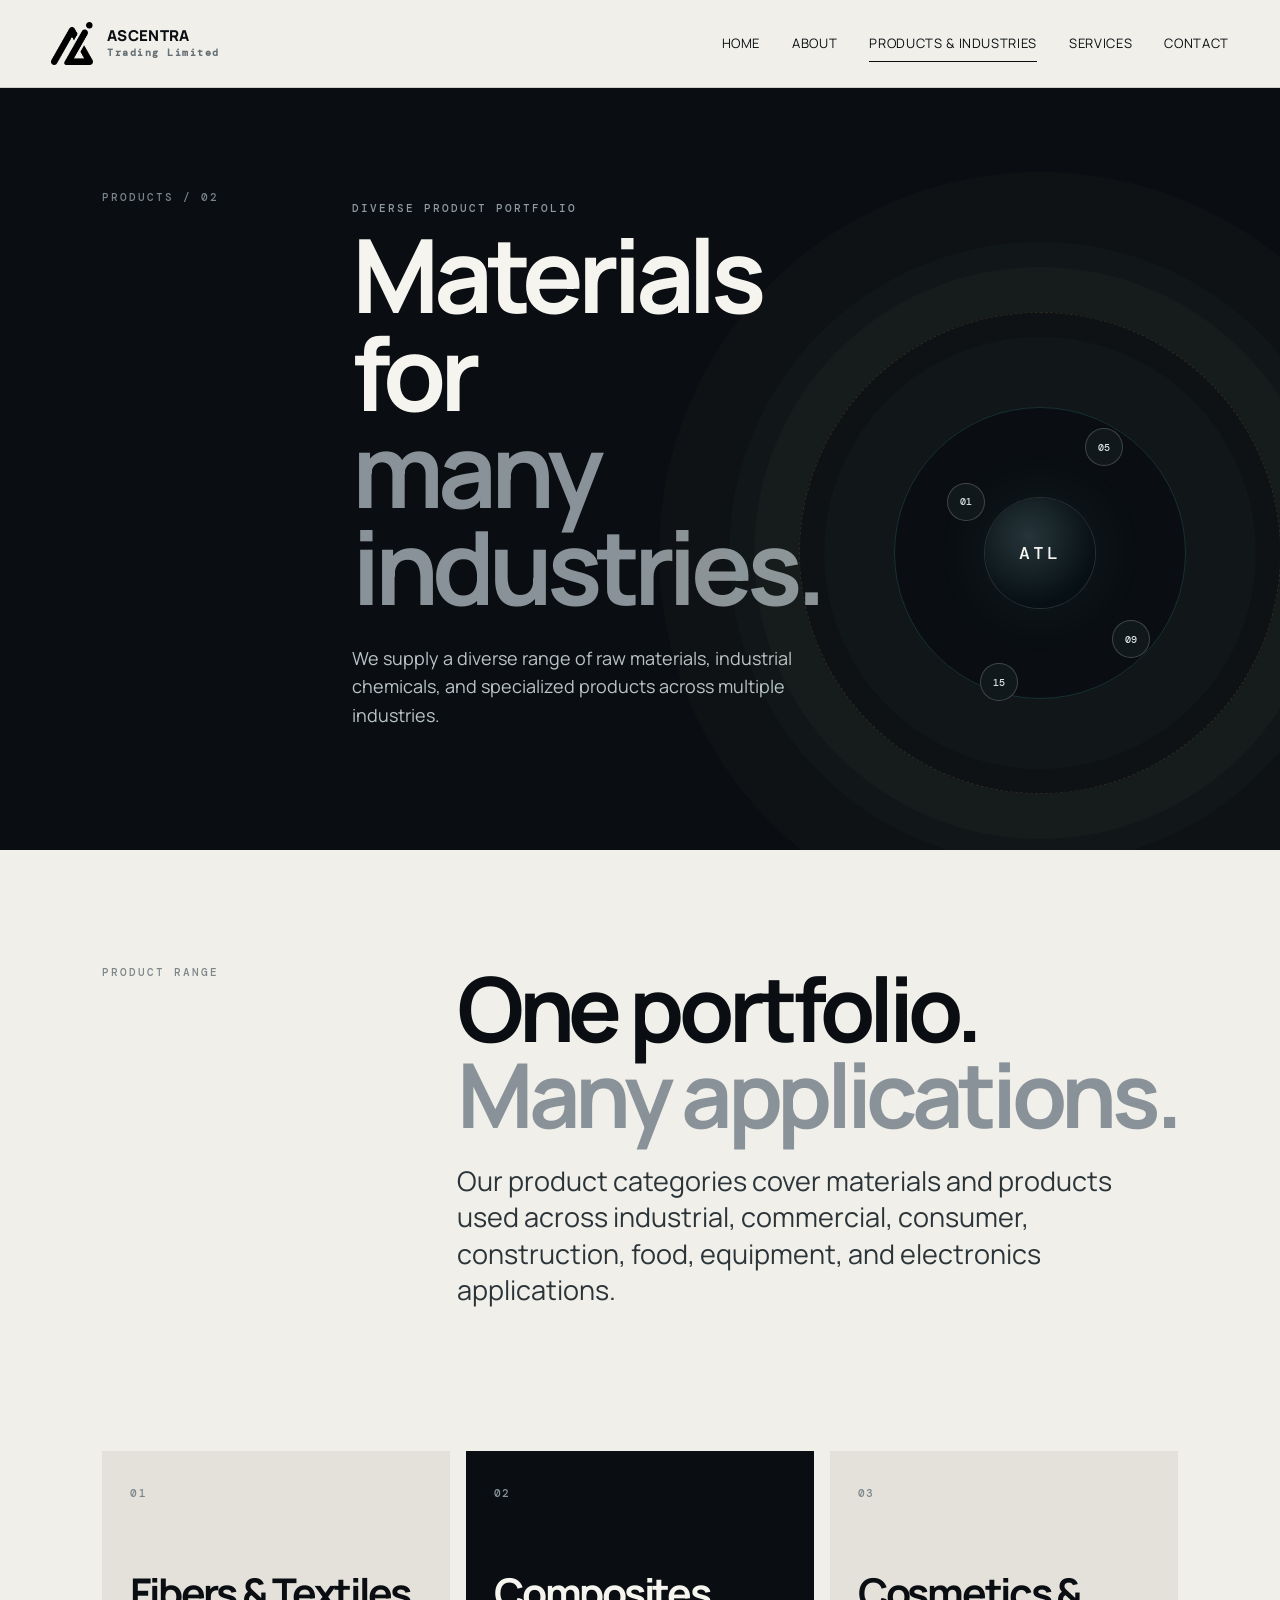
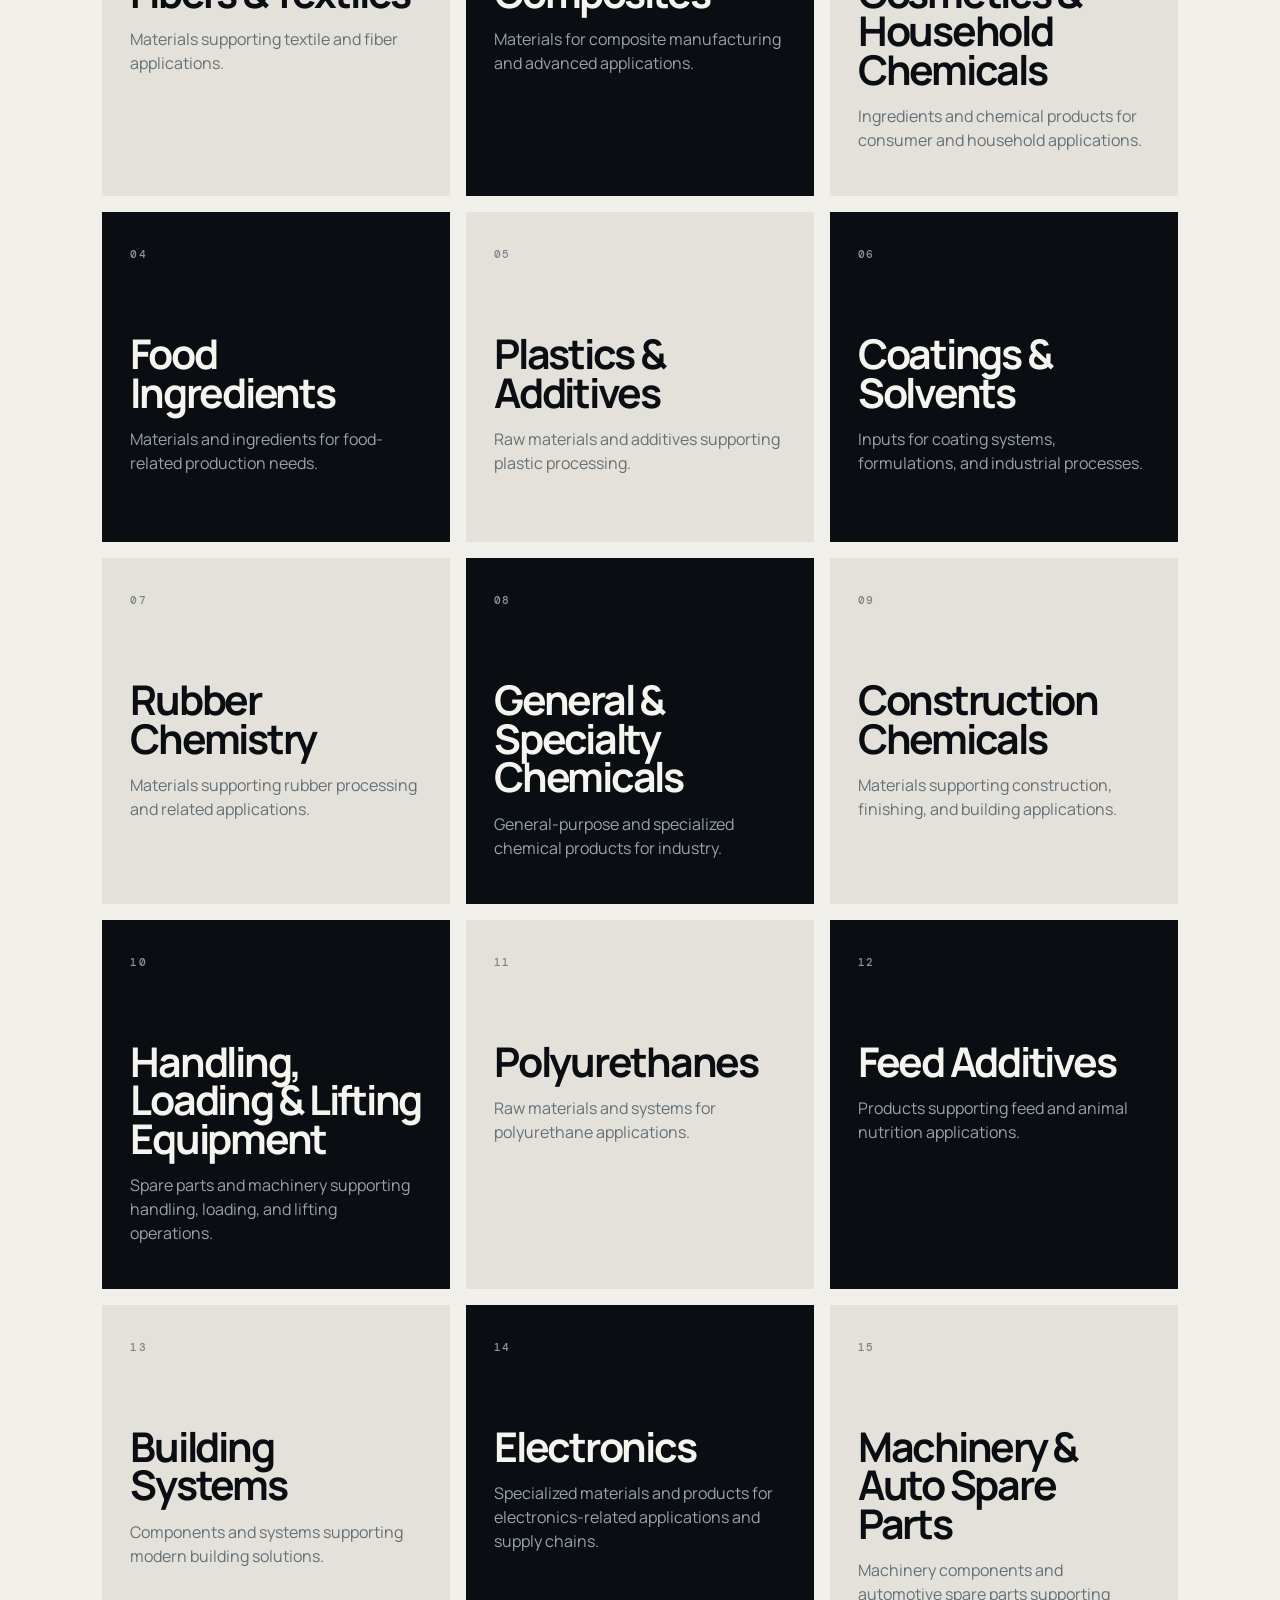
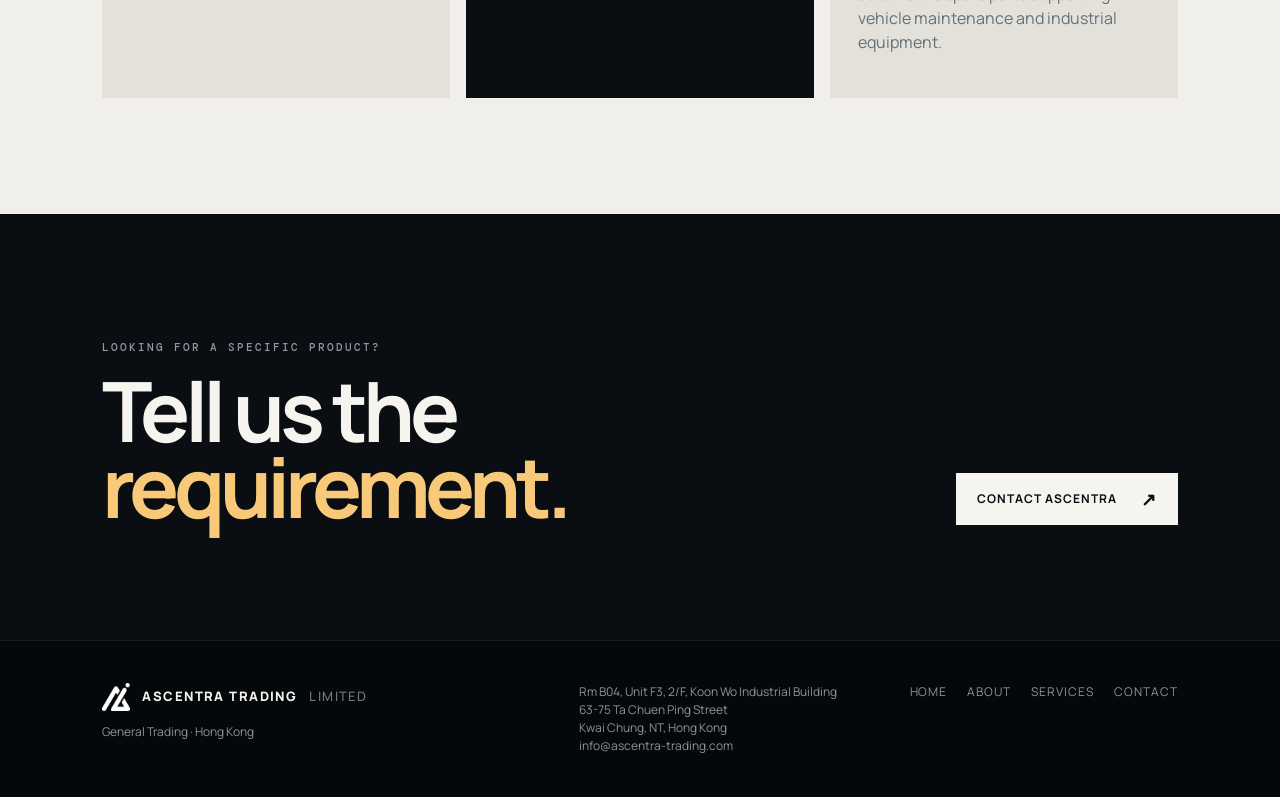
<file: products.html>
<!doctype html>
<html lang="en">
<head><meta charset="utf-8"><meta name="viewport" content="width=device-width, initial-scale=1"><meta name="description" content="Products and industries served by ASCENTRA Trading Limited, including chemicals, materials, food ingredients, handling and lifting equipment, machinery and auto spare parts, electronics and specialized products."><meta name="theme-color" content="#071014"><title>Products &amp; Industries | ASCENTRA Trading Limited</title><link rel="icon" href="assets/favicon.ico" sizes="any"><link rel="icon" type="image/png" sizes="32x32" href="assets/favicon-32.png"><link rel="icon" type="image/png" sizes="192x192" href="assets/favicon-192.png"><link rel="apple-touch-icon" href="assets/apple-touch-icon.png"><link rel="stylesheet" href="css/site.css"><link rel="canonical" href="https://ascentra-trading.com/products"><meta property="og:type" content="website"><meta property="og:site_name" content="ASCENTRA Trading Limited"><meta property="og:title" content="Products &amp; Industries | ASCENTRA Trading Limited"><meta property="og:description" content="Products and industries served by ASCENTRA Trading Limited, including chemicals, materials, food ingredients, handling and lifting equipment, machinery and auto spare parts, electronics and specialized products."><meta property="og:url" content="https://ascentra-trading.com/products"><meta property="og:image" content="https://ascentra-trading.com/assets/og-image.jpg"><meta property="og:image:width" content="1200"><meta property="og:image:height" content="630"><meta name="twitter:card" content="summary_large_image"><meta name="twitter:title" content="Products &amp; Industries | ASCENTRA Trading Limited"><meta name="twitter:description" content="Products and industries served by ASCENTRA Trading Limited, including chemicals, materials, food ingredients, handling and lifting equipment, machinery and auto spare parts, electronics and specialized products."><meta name="twitter:image" content="https://ascentra-trading.com/assets/og-image.jpg"><script type="application/ld+json">{"@context":"https://schema.org","@type":"Organization","name":"ASCENTRA Trading Limited","url":"https://ascentra-trading.com/","logo":"https://ascentra-trading.com/assets/logo-icon.png","image":"https://ascentra-trading.com/assets/og-image.jpg","description":"ASCENTRA Trading Limited is a Hong Kong-based general trading company supplying raw materials, industrial chemicals, and specialized products to businesses worldwide.","email":"info@ascentra-trading.com","address":{"@type":"PostalAddress","streetAddress":"Rm B04, Unit F3, 2/F, Koon Wo Industrial Building, 63-75 Ta Chuen Ping Street","addressLocality":"Kwai Chung","addressRegion":"New Territories","addressCountry":"HK"}}</script></head>
<body>
<header class="site-header"><a class="brand" href="/" aria-label="ASCENTRA Trading Limited home"><img class="brand-mark" src="assets/logo-icon.png" alt="ASCENTRA Trading Limited"><span class="brand-text">ASCENTRA<small>Trading Limited</small></span></a><button class="menu-toggle" aria-label="Open navigation" aria-expanded="false"><span></span><span></span></button><nav class="site-nav"><a href="/">Home</a><a href="/about">About</a><a class="active" href="/products">Products &amp; Industries</a><a href="/services">Services</a><a href="/contact">Contact</a></nav></header>
<main>
<section class="page-hero product-hero"><div class="section-tag">PRODUCTS / 02</div><div><p class="eyebrow">DIVERSE PRODUCT PORTFOLIO</p><h1 class="display-title reveal">Materials for<br><span>many industries.</span></h1><p class="hero-page-lede reveal">We supply a diverse range of raw materials, industrial chemicals, and specialized products across multiple industries.</p></div><div class="portfolio-art" aria-hidden="true"><div class="portfolio-core">ATL</div><span class="portfolio-node pn1">01</span><span class="portfolio-node pn2">05</span><span class="portfolio-node pn3">09</span><span class="portfolio-node pn4">15</span></div></section>
<section class="section portfolio-intro"><div class="section-tag">PRODUCT RANGE</div><div class="portfolio-intro-copy"><h2 class="display-title reveal">One portfolio.<br><span>Many applications.</span></h2><p class="lead reveal">Our product categories cover materials and products used across industrial, commercial, consumer, construction, food, equipment, and electronics applications.</p></div></section>
<section class="portfolio-grid-section"><div class="portfolio-grid">
<article class="portfolio-card reveal" style="--card-img:url('https://images.pexels.com/photos/5872/fashion-red-yellow-designer-5872.jpg?auto=compress&cs=tinysrgb&h=627&fit=crop&w=1200')"><span>01</span><h2>Fibers &amp; Textiles</h2><p>Materials supporting textile and fiber applications.</p></article>
<article class="portfolio-card dark-card reveal" style="--card-img:url('https://images.pexels.com/photos/596815/pexels-photo-596815.jpeg?auto=compress&cs=tinysrgb&h=627&fit=crop&w=1200')"><span>02</span><h2>Composites</h2><p>Materials for composite manufacturing and advanced applications.</p></article>
<article class="portfolio-card reveal" style="--card-img:url('https://images.pexels.com/photos/3018845/pexels-photo-3018845.jpeg?auto=compress&cs=tinysrgb&h=627&fit=crop&w=1200')"><span>03</span><h2>Cosmetics &amp; Household Chemicals</h2><p>Ingredients and chemical products for consumer and household applications.</p></article>
<article class="portfolio-card dark-card reveal" style="--card-img:url('https://images.pexels.com/photos/678414/pexels-photo-678414.jpeg?auto=compress&cs=tinysrgb&h=627&fit=crop&w=1200')"><span>04</span><h2>Food Ingredients</h2><p>Materials and ingredients for food-related production needs.</p></article>
<article class="portfolio-card reveal" style="--card-img:url('https://images.pexels.com/photos/802221/pexels-photo-802221.jpeg?auto=compress&cs=tinysrgb&h=627&fit=crop&w=1200')"><span>05</span><h2>Plastics &amp; Additives</h2><p>Raw materials and additives supporting plastic processing.</p></article>
<article class="portfolio-card dark-card reveal" style="--card-img:url('https://images.pexels.com/photos/5691684/pexels-photo-5691684.jpeg?auto=compress&cs=tinysrgb&h=627&fit=crop&w=1200')"><span>06</span><h2>Coatings &amp; Solvents</h2><p>Inputs for coating systems, formulations, and industrial processes.</p></article>
<article class="portfolio-card reveal" style="--card-img:url('https://images.pexels.com/photos/373543/pexels-photo-373543.jpeg?auto=compress&cs=tinysrgb&h=627&fit=crop&w=1200')"><span>07</span><h2>Rubber Chemistry</h2><p>Materials supporting rubber processing and related applications.</p></article>
<article class="portfolio-card dark-card reveal" style="--card-img:url('https://images.pexels.com/photos/2280549/pexels-photo-2280549.jpeg?auto=compress&cs=tinysrgb&h=627&fit=crop&w=1200')"><span>08</span><h2>General &amp; Specialty Chemicals</h2><p>General-purpose and specialized chemical products for industry.</p></article>
<article class="portfolio-card reveal" style="--card-img:url('https://images.pexels.com/photos/2469/building-construction-building-site-constructing.jpg?auto=compress&cs=tinysrgb&h=627&fit=crop&w=1200')"><span>09</span><h2>Construction Chemicals</h2><p>Materials supporting construction, finishing, and building applications.</p></article>
<article class="portfolio-card dark-card reveal" style="--card-img:url('https://images.pexels.com/photos/16105409/pexels-photo-16105409.jpeg?auto=compress&cs=tinysrgb&h=627&fit=crop&w=1200')"><span>10</span><h2>Handling, Loading &amp; Lifting Equipment</h2><p>Spare parts and machinery supporting handling, loading, and lifting operations.</p></article>
<article class="portfolio-card reveal" style="--card-img:url('https://images.pexels.com/photos/615670/pexels-photo-615670.jpeg?auto=compress&cs=tinysrgb&h=627&fit=crop&w=1200')"><span>11</span><h2>Polyurethanes</h2><p>Raw materials and systems for polyurethane applications.</p></article>
<article class="portfolio-card dark-card reveal" style="--card-img:url('https://images.pexels.com/photos/54084/wheat-grain-agriculture-seed-54084.jpeg?auto=compress&cs=tinysrgb&h=627&fit=crop&w=1200')"><span>12</span><h2>Feed Additives</h2><p>Products supporting feed and animal nutrition applications.</p></article>
<article class="portfolio-card reveal" style="--card-img:url('https://images.pexels.com/photos/12476476/pexels-photo-12476476.jpeg?auto=compress&cs=tinysrgb&h=627&fit=crop&w=1200')"><span>13</span><h2>Building Systems</h2><p>Components and systems supporting modern building solutions.</p></article>
<article class="portfolio-card dark-card reveal" style="--card-img:url('https://images.pexels.com/photos/159220/printed-circuit-board-print-plate-via-macro-159220.jpeg?auto=compress&cs=tinysrgb&h=627&fit=crop&w=1200')"><span>14</span><h2>Electronics</h2><p>Specialized materials and products for electronics-related applications and supply chains.</p></article>
<article class="portfolio-card reveal" style="--card-img:url('https://images.pexels.com/photos/34277926/pexels-photo-34277926.jpeg?auto=compress&cs=tinysrgb&h=627&fit=crop&w=1200')"><span>15</span><h2>Machinery &amp; Auto Spare Parts</h2><p>Machinery components and automotive spare parts supporting vehicle maintenance and industrial equipment.</p></article>
</div></section>
<section class="section contact-strip"><div><p class="eyebrow">LOOKING FOR A SPECIFIC PRODUCT?</p><h2>Tell us the<br><span>requirement.</span></h2></div><a class="button button-light" href="/contact">Contact ASCENTRA <span>↗</span></a></section>
</main>
<footer class="site-footer"><div><div class="footer-brand"><img class="footer-mark" src="assets/logo-icon-white.png" alt="">ASCENTRA TRADING <span>LIMITED</span></div><p>General Trading · Hong Kong</p></div><div class="footer-address">Rm B04, Unit F3, 2/F, Koon Wo Industrial Building<br>63-75 Ta Chuen Ping Street<br>Kwai Chung, NT, Hong Kong<br><a href="mailto:info@ascentra-trading.com">info@ascentra-trading.com</a></div><div class="footer-meta"><a href="/">Home</a><a href="/about">About</a><a href="/services">Services</a><a href="/contact">Contact</a></div></footer><script src="js/site.js"></script>
</body></html>
</file>
<file: css/site.css>
@import url('https://fonts.googleapis.com/css2?family=DM+Mono:wght@400;500&family=Manrope:wght@400;500;600;700;800&display=swap');
:root{--bg:#f0efe9;--ink:#0a0e12;--muted:#667077;--line:rgba(10,14,18,.14);--dark:#0a0e12;--light:#f5f4ee;--aqua:#61e4d7;--gold:#f7c978;--radius:26px;--ease:cubic-bezier(.22,1,.36,1)}
*{box-sizing:border-box}html{scroll-behavior:smooth}body{margin:0;background:var(--bg);color:var(--ink);font-family:'Manrope',Arial,sans-serif;line-height:1.5;overflow-x:hidden}a{color:inherit;text-decoration:none}img{max-width:100%;display:block}button,input,textarea{font:inherit}.site-header{height:88px;display:flex;align-items:center;justify-content:space-between;padding:0 4vw;border-bottom:1px solid var(--line);position:relative;z-index:30;background:rgba(240,239,233,.9);backdrop-filter:blur(18px)}
/* gallery / visual additions */
.gallery-section{background:var(--bg)}
.gallery-grid{display:grid;grid-template-columns:1.2fr 1fr 1fr;gap:16px;margin-top:44px}
.gallery-tile{position:relative;min-height:360px;border-radius:var(--radius);overflow:hidden}
.gallery-tile img{width:100%;height:100%;object-fit:cover;transition:transform 1.3s var(--ease)}
.gallery-tile:hover img{transform:scale(1.05)}
.gallery-tile .image-caption{position:absolute;left:22px;bottom:18px;color:#fff;font:500 10px 'DM Mono',monospace;letter-spacing:.12em;text-shadow:0 1px 14px #000}
.gallery-tile.tall{grid-row:span 1}
@media (max-width:980px){.gallery-grid{grid-template-columns:1fr 1fr}}
@media (max-width:720px){.gallery-grid{grid-template-columns:1fr}.gallery-tile{min-height:280px}}
.image-band{position:relative;min-height:420px;border-radius:var(--radius);overflow:hidden;margin:0 8vw}
.image-band img{width:100%;height:100%;object-fit:cover;position:absolute;inset:0}
.image-band .image-caption{position:absolute;left:28px;bottom:22px;color:#fff;font:500 10px 'DM Mono',monospace;letter-spacing:.12em;text-shadow:0 1px 14px #000;z-index:2}
.image-band:after{content:"";position:absolute;inset:0;background:linear-gradient(to top,rgba(0,0,0,.45),transparent 45%)}
@media (max-width:720px){.image-band{margin:0 5vw;min-height:300px}}.brand{display:flex;align-items:center;gap:14px}.brand-mark{width:42px;height:auto;display:block}.brand-text{font:800 15px/1.2 'Manrope',Arial,sans-serif;letter-spacing:.02em}.brand-text small{display:block;font:600 10px/1.4 'DM Mono',monospace;letter-spacing:.15em;color:var(--muted);margin-top:1px}.footer-brand{display:flex;align-items:center;gap:12px}.footer-mark{width:28px;height:auto;display:block}.site-nav{display:flex;gap:32px;font-size:13px;letter-spacing:.05em;text-transform:uppercase}.site-nav a{position:relative;padding:14px 0}.site-nav a:after{content:"";position:absolute;left:0;bottom:5px;width:0;height:1px;background:var(--ink);transition:width .45s var(--ease)}.site-nav a:hover:after,.site-nav a.active:after{width:100%}.menu-toggle{display:none;border:0;background:none;width:44px;height:44px}.menu-toggle span{display:block;width:22px;height:1px;background:var(--ink);margin:6px auto}.hero{position:relative;overflow:hidden}.hero-home{min-height:calc(100vh - 88px);background:var(--dark);color:var(--light);padding:10vh 8vw 28px;display:flex;align-items:center}.hero-grid{position:absolute;inset:0;background-image:linear-gradient(rgba(255,255,255,.035) 1px,transparent 1px),linear-gradient(90deg,rgba(255,255,255,.035) 1px,transparent 1px);background-size:80px 80px;mask-image:linear-gradient(to bottom,transparent,black 20%,black 80%,transparent)}.hero-glow{position:absolute;width:48vw;height:48vw;border-radius:50%;right:-12vw;top:6vh;background:radial-gradient(circle,rgba(97,228,215,.22),rgba(97,228,215,0) 65%);filter:blur(8px);animation:drift 9s ease-in-out infinite alternate}.hero-copy{position:relative;z-index:2;max-width:850px}.eyebrow,.section-tag{font:500 11px 'DM Mono',monospace;letter-spacing:.18em;text-transform:uppercase}.eyebrow{color:#8f999f}.hero-copy .eyebrow{color:#93a2a6}.hero h1{font-size:clamp(66px,9.5vw,154px);line-height:.87;letter-spacing:-.075em;margin:26px 0 32px;font-weight:700}.hero h1 em{font-style:normal;color:var(--gold)}.hero-lede{font-size:18px;line-height:1.65;color:#bdc5c7;max-width:610px}.hero-actions{display:flex;align-items:center;gap:28px;margin-top:38px}.button{display:inline-flex;align-items:center;gap:24px;padding:16px 20px;border:1px solid currentColor;font-size:12px;letter-spacing:.08em;text-transform:uppercase;font-weight:700;transition:transform .45s var(--ease),background .45s var(--ease),color .45s var(--ease)}.button span{font-size:18px;line-height:0;transition:transform .45s var(--ease)}.button:hover{transform:translateY(-3px)}.button:hover span{transform:translate(3px,-3px)}.button-light{background:var(--light);color:var(--dark);border-color:var(--light)}.button-dark{background:var(--dark);color:var(--light);border-color:var(--dark)}.text-link,.arrow-link{font-size:12px;letter-spacing:.08em;text-transform:uppercase;font-weight:700}.text-link span,.arrow-link span{display:inline-block;margin-left:10px;transition:transform .35s var(--ease)}.text-link:hover span,.arrow-link:hover span{transform:translate(5px,-3px)}.hero-orbit{position:absolute;right:4vw;top:50%;transform:translateY(-50%);width:min(48vw,580px);aspect-ratio:1}.orbit{position:absolute;inset:8%;border:1px solid rgba(255,255,255,.14);border-radius:50%}.orbit-a{animation:spin 22s linear infinite}.orbit-b{inset:24%;border-color:rgba(247,201,120,.28);animation:spinReverse 17s linear infinite}.orbit-core{position:absolute;left:50%;top:50%;transform:translate(-50%,-50%);width:125px;aspect-ratio:1;border-radius:50%;display:grid;place-items:center;background:radial-gradient(circle at 40% 35%,#26353a,#0a0e12 70%);box-shadow:0 0 0 1px rgba(255,255,255,.12),0 0 50px rgba(97,228,215,.08);font:500 19px 'DM Mono',monospace;letter-spacing:.18em}.orbit-node{position:absolute;width:12px;height:12px;border-radius:50%}.node-a{left:8%;top:48%;background:var(--aqua);box-shadow:0 0 30px var(--aqua);animation:pulse 3.2s ease-in-out infinite}.node-b{right:17%;top:16%;background:var(--gold);box-shadow:0 0 30px var(--gold);animation:pulse 2.7s ease-in-out infinite .6s}.node-c{right:8%;bottom:23%;background:var(--aqua);box-shadow:0 0 30px var(--aqua);animation:pulse 3.6s ease-in-out infinite 1.2s}.hero-bottom{position:absolute;bottom:22px;left:8vw;right:8vw;display:flex;justify-content:space-between;border-top:1px solid rgba(255,255,255,.13);padding-top:12px;font:500 10px 'DM Mono',monospace;letter-spacing:.12em;color:#7c878b;text-transform:uppercase}.ticker{overflow:hidden;background:var(--gold);color:var(--dark);white-space:nowrap;border-bottom:1px solid var(--dark)}.ticker-track{display:inline-flex;gap:32px;padding:11px 0;animation:marquee 24s linear infinite;font:500 10px 'DM Mono',monospace;letter-spacing:.15em}.ticker-track b{font-size:11px}.section{padding:9vw 8vw}.section-tag{color:#7d868a;margin-bottom:40px}.intro-grid,.capabilities-head{display:grid;grid-template-columns:1.4fr .8fr;gap:8vw;align-items:end}.display-title{font-size:clamp(48px,7vw,108px);line-height:.95;letter-spacing:-.06em;margin:0;font-weight:700}.display-title span{color:#899298}.intro-text{max-width:450px}.intro-text p,.panel-copy p,.market-intro-copy p,.service-copy p,.office-card p,.form-copy p{font-size:18px;line-height:1.65;color:#576167}.image-split{display:grid;grid-template-columns:1.4fr .6fr;min-height:720px;padding-top:0}.image-panel{position:relative;min-height:620px;overflow:hidden;border-radius:var(--radius)}.image-panel img,.about-image>img,.service-image-main img,.market-card-image img,.market-image-row img{width:100%;height:100%;object-fit:cover;transition:transform 1.3s var(--ease)}.image-panel:hover img,.about-image:hover>img,.service-image-main:hover img,.market-card:hover img,.market-image-row:hover img{transform:scale(1.04)}.image-caption{position:absolute;left:24px;bottom:20px;color:white;font:500 10px 'DM Mono',monospace;letter-spacing:.12em;text-shadow:0 1px 14px #000}.panel-copy{padding:6vw 0 0 5vw;display:flex;flex-direction:column;justify-content:center}.panel-copy h3{font-size:clamp(45px,6vw,84px);line-height:.95;letter-spacing:-.06em;margin:10px 0 28px}.panel-copy h3 span{color:#899298}.panel-copy .button{align-self:flex-start;margin-top:34px}.capabilities-section{background:#e3e1d9}.capabilities-head{margin-bottom:46px}.capabilities-head p{max-width:420px;color:#606a70}.cap-grid{display:grid;grid-template-columns:repeat(3,1fr);border-top:1px solid var(--line)}.cap-card{position:relative;padding:34px 28px 40px;border-right:1px solid var(--line);min-height:310px;transition:background .5s var(--ease),color .5s var(--ease),transform .5s var(--ease)}.cap-card:last-child{border-right:0}.cap-card:hover{background:var(--dark);color:var(--light);transform:translateY(-8px)}.cap-card:hover p{color:#9da6aa}.cap-no,.market-card-number{font:500 12px 'DM Mono',monospace;letter-spacing:.12em}.cap-card h3{font-size:34px;letter-spacing:-.04em;margin:55px 0 12px}.cap-card p{max-width:290px;color:#626b70}.card-arrow{position:absolute;right:28px;bottom:36px;font-size:20px}.quote-band{padding:8vw;display:grid;grid-template-columns:100px 1fr auto;align-items:center;background:var(--dark);color:var(--light)}.quote-mark{font-size:56px;color:var(--aqua)}.quote-band p{font-size:clamp(28px,4vw,62px);letter-spacing:-.05em;line-height:1;margin:0}.quote-band span{font:500 10px 'DM Mono',monospace;letter-spacing:.12em;color:#7e8a8e}.contact-strip{background:var(--dark);color:var(--light);display:flex;justify-content:space-between;align-items:end}.contact-strip h2{font-size:clamp(48px,6.5vw,90px);line-height:.92;letter-spacing:-.06em;margin:18px 0 0}.contact-strip h2 span{color:var(--gold)}.site-footer{display:grid;grid-template-columns:1.2fr 1fr .8fr;gap:30px;padding:42px 8vw;background:#05080b;color:#8b9699;border-top:1px solid rgba(255,255,255,.08);font-size:12px}.footer-brand{color:var(--light);font-weight:800;letter-spacing:.11em;font-size:13px}.footer-brand span{color:#6f7a7f;font-weight:500}.footer-address{justify-self:center}.footer-meta{justify-self:end;display:flex;gap:20px;text-transform:uppercase;letter-spacing:.08em}.footer-meta a:hover{color:white}.page-hero{position:relative;min-height:610px;background:var(--dark);color:var(--light);padding:8vw;display:grid;grid-template-columns:.4fr 1fr .55fr;gap:50px;align-items:end;overflow:hidden}.page-hero .section-tag{color:#778488;align-self:start}.page-hero .display-title{font-size:clamp(64px,8vw,125px)}.page-hero-art,.map-lines{min-height:360px;position:relative}.radar{position:absolute;width:360px;aspect-ratio:1;border-radius:50%;left:50%;top:50%;transform:translate(-50%,-50%);border:1px solid rgba(255,255,255,.14);box-shadow:inset 0 0 0 35px rgba(255,255,255,.015),inset 0 0 0 70px rgba(255,255,255,.01)}.radar:before,.radar:after{content:"";position:absolute;inset:12%;border:1px dashed rgba(97,228,215,.18);border-radius:50%}.radar:after{inset:29%;border-color:rgba(247,201,120,.2)}.radar i{position:absolute;left:50%;top:50%;width:1px;height:50%;background:linear-gradient(to bottom,rgba(97,228,215,.6),transparent);transform-origin:top;animation:radarSpin 6s linear infinite}.radar i:nth-child(2){transform:rotate(90deg)}.radar i:nth-child(3){transform:rotate(180deg)}.radar i:nth-child(4){transform:rotate(270deg)}.radar b{position:absolute;left:50%;top:50%;transform:translate(-50%,-50%);font:500 20px 'DM Mono',monospace;letter-spacing:.2em}.story-grid,.market-intro{display:grid;grid-template-columns:.35fr 1fr;gap:8vw}.story-copy{max-width:900px}.lead{font-size:27px !important;line-height:1.35 !important;color:#2b3439 !important}.about-image{padding-top:0;position:relative}.about-image>img{height:640px;border-radius:var(--radius)}.floating-note{position:absolute;right:12vw;bottom:9vw;background:var(--light);padding:30px 32px;box-shadow:0 20px 70px rgba(0,0,0,.18);min-width:300px}.floating-note span,.service-image-note span,.market-card span,.form-copy .eyebrow,.office-card span{display:block;font:500 10px 'DM Mono',monospace;letter-spacing:.14em;color:#7c868a}.floating-note strong{display:block;font-size:24px;line-height:1.15;margin-top:22px;letter-spacing:-.04em}.principles{background:#deddd5}.principles-grid{display:grid;grid-template-columns:repeat(4,1fr);border-top:1px solid var(--line)}.principle{padding:28px 25px 20px;border-right:1px solid var(--line);min-height:260px}.principle:last-child{border-right:0}.principle>span{font:500 12px 'DM Mono',monospace;color:#7c8589}.principle h3{font-size:33px;letter-spacing:-.04em;margin:55px 0 8px}.principle p{color:#687177}.service-number{font:500 90px/.8 'DM Mono',monospace;color:rgba(255,255,255,.07);text-align:right}.service-number small{font:500 10px/1.4 'DM Mono',monospace;letter-spacing:.15em;color:#667277}.services-list{background:#efeee8}.service-row{display:grid;grid-template-columns:.2fr .85fr .95fr;gap:4vw;padding:7vw 8vw;border-bottom:1px solid var(--line);align-items:start;position:relative}.service-row:before{content:"";position:absolute;left:0;top:0;height:100%;width:0;background:var(--dark);transition:width .7s var(--ease);z-index:0}.service-row:hover:before{width:100%}.service-row>*{position:relative;z-index:1}.service-row:hover{color:var(--light)}.service-row:hover .service-copy p,.service-row:hover .service-copy li,.service-row:hover .service-title span{color:#9da6aa}.service-index{font:500 12px 'DM Mono',monospace;letter-spacing:.1em}.service-title h2{font-size:clamp(42px,5vw,74px);letter-spacing:-.06em;line-height:1;margin:0}.service-title span{display:block;margin-top:16px;color:#7c858a}.service-copy p{max-width:500px;margin-top:0}.service-copy ul{list-style:none;margin:28px 0 0;padding:0;display:grid;gap:9px;font:500 12px 'DM Mono',monospace;text-transform:uppercase;letter-spacing:.07em}.service-copy li:before{content:"↳";margin-right:9px;color:var(--gold)}.service-image{display:grid;grid-template-columns:1fr .42fr;gap:0;padding-top:0;padding-bottom:0;background:#171d20;color:var(--light)}.service-image-main{min-height:600px;overflow:hidden}.service-image-note{padding:8vw 5vw;display:flex;flex-direction:column;justify-content:center}.service-image-note span{color:#7d8c90}.service-image-note h3{font-size:clamp(45px,5vw,72px);line-height:.93;letter-spacing:-.06em;margin:25px 0 0}.service-image-note em{font-style:normal;color:var(--aqua)}.markets-hero .map-lines{overflow:hidden}.map-lines:before,.map-lines:after{content:"";position:absolute;width:800px;height:800px;border:1px solid rgba(97,228,215,.14);border-radius:50%;left:50%;top:50%;transform:translate(-50%,-50%)}.map-lines:after{width:500px;height:500px;border-color:rgba(247,201,120,.16)}.map-lines span{position:absolute;height:1px;background:linear-gradient(90deg,transparent,rgba(97,228,215,.6),transparent);width:130%;left:-15%;top:50%;transform-origin:center;animation:routeSpin 13s linear infinite}.map-lines span:nth-child(2){transform:rotate(28deg);animation-duration:17s}.map-lines span:nth-child(3){transform:rotate(-34deg);animation-duration:21s}.map-lines span:nth-child(4){transform:rotate(67deg);animation-duration:27s}.map-lines b{position:absolute;left:50%;top:50%;transform:translate(-50%,-50%);font:500 28px 'DM Mono',monospace;letter-spacing:.2em;color:var(--gold)}.market-intro-copy{max-width:900px}.market-cards{padding:0 8vw 9vw;display:grid;grid-template-columns:repeat(3,1fr);gap:18px;background:var(--bg)}.market-card{background:#e3e1d9;min-height:380px;padding:32px;position:relative;overflow:hidden;transition:transform .6s var(--ease)}.market-card:hover{transform:translateY(-8px)}.market-card-wide{grid-column:span 3;display:grid;grid-template-columns:1.15fr .85fr;padding:0;min-height:560px}.market-card-image{overflow:hidden}.market-card-content{padding:7vw 5vw;display:flex;flex-direction:column;justify-content:center}.market-card-content span{color:#7c8589}.market-card-content h2{font-size:clamp(44px,5vw,76px);line-height:.92;letter-spacing:-.06em;margin:20px 0}.market-card-content p{max-width:430px;color:#667075}.market-card h3{font-size:43px;line-height:.92;letter-spacing:-.06em;margin:45px 0 0}.market-card p{color:#667075;max-width:300px}.market-card .market-card-number{color:#7a8589}.dark-card{background:var(--dark);color:var(--light)}.dark-card p{color:#98a3a6}.market-image-row{display:grid;grid-template-columns:.7fr 1.3fr;gap:0;padding-top:0;padding-bottom:0}.market-image-row>img{height:520px;border-radius:var(--radius)}.market-quote{background:var(--gold);padding:7vw;display:flex;flex-direction:column;justify-content:center}.market-quote p{font-size:clamp(42px,5vw,72px);line-height:.92;letter-spacing:-.06em;margin:0}.market-quote em{font-style:normal;color:#6a5532}.contact-hero{min-height:640px;background:var(--dark);color:var(--light);padding:8vw;display:grid;grid-template-columns:.35fr 1fr .55fr;gap:50px;align-items:end;position:relative;overflow:hidden}.contact-hero:before{content:"";position:absolute;width:900px;height:900px;right:-370px;top:-300px;border-radius:50%;background:radial-gradient(circle,rgba(97,228,215,.19),transparent 63%);filter:blur(15px);animation:drift 10s ease-in-out infinite alternate}.contact-hero-copy{position:relative;z-index:2;max-width:850px}.contact-hero-copy .lead{color:#b4bec1 !important;max-width:700px;margin-top:40px}.contact-orbit{position:relative;min-height:340px;z-index:2}.contact-pulse{position:absolute;width:200px;aspect-ratio:1;border-radius:50%;border:1px solid rgba(97,228,215,.22);left:50%;top:50%;transform:translate(-50%,-50%);box-shadow:0 0 0 38px rgba(97,228,215,.035),0 0 0 76px rgba(97,228,215,.02);animation:pulseRing 3.5s ease-in-out infinite}.contact-orbit:after{content:"";position:absolute;left:50%;top:50%;width:12px;height:12px;border-radius:50%;background:var(--gold);transform:translate(-50%,-50%);box-shadow:0 0 35px var(--gold)}.contact-orbit span{position:absolute;left:50%;top:50%;transform:translate(-50%,-50%);font:500 20px 'DM Mono',monospace;letter-spacing:.2em}.contact-grid{display:grid;grid-template-columns:.35fr 1fr;gap:8vw}.office-card{background:#e1dfd6;padding:55px;max-width:820px}.office-card h2{font-size:clamp(42px,5vw,76px);letter-spacing:-.06em;line-height:.95;margin:22px 0 12px}.office-card .button{margin-top:30px}.contact-form-section{background:#171d20;color:var(--light);padding:9vw 8vw;display:grid;grid-template-columns:.35fr 1fr;gap:8vw}.contact-form-section .section-tag{color:#6f7d82}.form-shell{display:grid;grid-template-columns:.7fr 1fr;gap:6vw}.form-copy h2{font-size:clamp(44px,5vw,72px);line-height:.92;letter-spacing:-.06em;margin:20px 0 24px}.form-copy h2 span{color:var(--aqua)}.form-copy p{color:#96a1a5}.contact-form-section form{display:grid;gap:20px}.contact-form-section label{display:grid;gap:8px;font:500 10px 'DM Mono',monospace;text-transform:uppercase;letter-spacing:.12em;color:#8c989c}.contact-form-section input,.contact-form-section textarea{width:100%;border:0;border-bottom:1px solid rgba(255,255,255,.2);background:transparent;color:var(--light);padding:10px 0 12px;outline:none;resize:vertical}.contact-form-section input:focus,.contact-form-section textarea:focus{border-color:var(--aqua)}.contact-form-section .button{justify-self:start;margin-top:10px}.form-note{min-height:20px;color:var(--aqua);font-size:12px}.reveal{opacity:0;transform:translateY(28px);transition:opacity .9s var(--ease),transform .9s var(--ease)}.reveal.in{opacity:1;transform:none}@keyframes drift{to{transform:translate3d(-20px,25px,0) scale(1.06)}}@keyframes spin{to{transform:rotate(360deg)}}@keyframes spinReverse{to{transform:rotate(-360deg)}}@keyframes pulse{50%{transform:scale(1.45);opacity:.55}}@keyframes marquee{to{transform:translateX(-50%)}}@keyframes radarSpin{to{transform:rotate(360deg)}}@keyframes routeSpin{to{transform:rotate(360deg)}}@keyframes pulseRing{50%{transform:translate(-50%,-50%) scale(1.12);opacity:.65}}
@media (max-width:980px){.site-nav{gap:20px}.hero-home{padding-left:6vw;padding-right:6vw}.hero-orbit{right:-8vw;opacity:.65;width:58vw}.intro-grid,.capabilities-head,.story-grid,.market-intro,.contact-grid,.contact-form-section,.form-shell{grid-template-columns:1fr}.image-split,.service-image,.market-image-row{grid-template-columns:1fr}.image-panel{min-height:500px}.panel-copy{padding:70px 0}.cap-grid,.principles-grid,.market-cards{grid-template-columns:1fr}.market-card-wide{grid-column:span 1;grid-template-columns:1fr}.market-card-wide .market-card-image{min-height:390px}.market-card{min-height:320px}.market-image-row>img{height:420px}.page-hero,.contact-hero{grid-template-columns:1fr;align-items:start}.page-hero-art,.map-lines,.contact-orbit{min-height:250px}.service-number{text-align:left}.quote-band{grid-template-columns:50px 1fr;gap:20px}.quote-band span{grid-column:2}.site-footer{grid-template-columns:1fr 1fr}.footer-meta{justify-self:start;flex-wrap:wrap}.footer-address{justify-self:start}}
@media (max-width:720px){.site-header{height:72px;padding:0 5vw}.brand img{width:205px}.menu-toggle{display:block}.site-nav{position:absolute;left:0;right:0;top:71px;padding:18px 5vw 24px;background:rgba(240,239,233,.98);border-bottom:1px solid var(--line);display:none;flex-direction:column;gap:2px}.site-nav.open{display:flex}.hero-home{min-height:760px;padding:95px 5vw 28px;align-items:start}.hero h1{font-size:clamp(55px,16vw,88px)}.hero-orbit{width:80vw;right:-20vw;top:auto;bottom:70px;transform:none;opacity:.48}.hero-bottom{left:5vw;right:5vw;gap:14px;flex-wrap:wrap}.section{padding:17vw 5vw}.display-title{font-size:clamp(46px,12vw,70px)}.intro-grid,.capabilities-head{gap:45px}.image-split{padding-left:5vw;padding-right:5vw}.image-panel{min-height:410px}.cap-card{border-right:0;border-bottom:1px solid var(--line);min-height:270px}.cap-card:last-child{border-bottom:0}.quote-band{padding:15vw 5vw}.contact-strip{align-items:start;gap:35px}.site-footer{grid-template-columns:1fr;padding:36px 5vw}.footer-address,.footer-meta{justify-self:start}.page-hero,.contact-hero{padding:14vw 5vw;min-height:650px}.page-hero .display-title,.contact-hero .display-title{font-size:clamp(55px,14vw,88px)}.service-row{grid-template-columns:1fr;gap:28px;padding:14vw 5vw}.service-title h2{font-size:clamp(45px,13vw,72px)}.service-image-main{min-height:420px}.market-cards{padding:0 5vw 17vw}.market-card-content{padding:70px 32px}.contact-form-section{padding:17vw 5vw}}
@media (prefers-reduced-motion:reduce){*,*:before,*:after{scroll-behavior:auto!important;animation:none!important;transition:none!important}.reveal{opacity:1;transform:none}}
/* ASCENTRA specification extensions */
.hero-kicker{font:500 12px 'DM Mono',monospace;letter-spacing:.16em;text-transform:uppercase;color:#c5cdd0;margin:24px 0 -10px}.hero-subtitle{font-size:clamp(22px,3vw,42px);letter-spacing:-.04em;color:#e8c982;margin:0 0 20px}.hero-page-lede{max-width:700px;font-size:18px;line-height:1.6;color:#b9c3c6;margin-top:28px}.orbit-c{inset:37%;border-color:rgba(255,255,255,.08);animation:spin 29s linear infinite}.node-d{left:30%;bottom:15%;background:var(--gold);box-shadow:0 0 30px var(--gold);animation:pulse 4s ease-in-out infinite 1.8s}.products-preview{background:#f0efe9}.product-chips{display:flex;flex-wrap:wrap;gap:10px;margin:50px 0 34px;max-width:1200px}.product-chips span{padding:13px 16px;border:1px solid var(--line);border-radius:999px;font-size:12px;letter-spacing:.03em;background:rgba(255,255,255,.28);transition:transform .4s var(--ease),background .4s var(--ease)}.product-chips span:hover{transform:translateY(-4px);background:#fff}.products-cta{margin-top:6px}.feature-list{list-style:none;margin:34px 0 0;padding:0;display:grid;gap:18px}.feature-list li{padding:15px 0;border-top:1px solid var(--line);font-size:16px}.feature-list li:before{content:'↗';display:inline-block;margin-right:12px;color:#798489}.portfolio-art{position:relative;min-height:390px}.portfolio-art:before,.portfolio-art:after{content:"";position:absolute;left:50%;top:50%;transform:translate(-50%,-50%);border:1px solid rgba(97,228,215,.16);border-radius:50%;width:290px;height:290px;box-shadow:0 0 0 70px rgba(97,228,215,.02),0 0 0 140px rgba(247,201,120,.02)}.portfolio-art:after{width:480px;height:480px;border-style:dashed;border-color:rgba(247,201,120,.13);animation:spin 28s linear infinite}.portfolio-core{position:absolute;left:50%;top:50%;transform:translate(-50%,-50%);display:grid;place-items:center;width:110px;height:110px;border-radius:50%;background:radial-gradient(circle at 40% 35%,#26353a,#071014 70%);box-shadow:0 0 0 1px rgba(255,255,255,.12),0 0 60px rgba(97,228,215,.08);font:500 18px 'DM Mono',monospace;letter-spacing:.18em;z-index:2}.portfolio-node{position:absolute;display:grid;place-items:center;width:38px;height:38px;border-radius:50%;border:1px solid rgba(255,255,255,.2);background:#10181b;color:#dbe3e5;font:500 10px 'DM Mono',monospace;z-index:3}.pn1{left:16%;top:32%;animation:floatNode 4s ease-in-out infinite}.pn2{right:20%;top:18%;animation:floatNode 5.2s ease-in-out infinite .6s}.pn3{right:10%;bottom:23%;animation:floatNode 4.4s ease-in-out infinite 1.1s}.pn4{left:28%;bottom:12%;animation:floatNode 5.6s ease-in-out infinite 1.7s}.portfolio-intro{display:grid;grid-template-columns:.35fr 1fr;gap:8vw}.portfolio-intro-copy{max-width:900px}.portfolio-grid-section{padding:0 8vw 9vw}.portfolio-grid{display:grid;grid-template-columns:repeat(3,1fr);gap:16px}.portfolio-card{min-height:330px;background:#e3e1d9;padding:28px;position:relative;overflow:hidden;transition:transform .55s var(--ease),background .45s var(--ease),color .45s var(--ease)}.portfolio-card:hover{transform:translateY(-8px)}.portfolio-card>span{font:500 11px 'DM Mono',monospace;letter-spacing:.12em;color:#7b8589}.portfolio-card h2{font-size:clamp(30px,3.2vw,50px);line-height:.94;letter-spacing:-.055em;margin:70px 0 14px;max-width:560px}.portfolio-card p{max-width:380px;color:#657076}.portfolio-card.dark-card{background:var(--dark);color:var(--light)}.portfolio-card.dark-card>span{color:#8a969a}.portfolio-card.dark-card p{color:#99a4a8}.portfolio-card{background-size:cover;background-position:center}.portfolio-card:before{content:"";position:absolute;inset:0;background-image:var(--card-img);background-size:cover;background-position:center;opacity:0;transform:scale(1.08);transition:opacity .6s var(--ease),transform 1.1s var(--ease);z-index:0}.portfolio-card:hover:before{opacity:1;transform:scale(1)}.portfolio-card:after{content:"";position:absolute;inset:0;background:linear-gradient(180deg,rgba(8,11,14,.05) 0%,rgba(8,11,14,.82) 100%);opacity:0;transition:opacity .55s var(--ease);z-index:1;pointer-events:none}.portfolio-card:hover:after{opacity:1}.portfolio-card>span,.portfolio-card>h2,.portfolio-card>p{position:relative;z-index:2;transition:color .5s var(--ease)}.portfolio-card:hover>span,.portfolio-card:hover>h2,.portfolio-card:hover>p{color:#f5f4ee}.wide-card{grid-column:span 2}.visual-card{display:grid;grid-template-columns:1fr .8fr;padding:0}.visual-card>div{padding:30px}.visual-card h2{margin-top:110px}.visual-card img{width:100%;height:100%;object-fit:cover;min-height:330px;filter:saturate(.8) contrast(1.03)}.contact-email{display:flex;align-items:center;justify-content:space-between;gap:20px;margin-top:38px;padding-top:20px;border-top:1px solid var(--line)}.contact-email span{font:500 10px 'DM Mono',monospace;letter-spacing:.12em;color:#7a8488}.contact-email a{font-weight:700}.contact-email a:hover{color:#4e7073}.form-copy a{color:var(--aqua);font-weight:700}.service-row{display:grid;grid-template-columns:.2fr .95fr .85fr;gap:50px;padding:7vw 8vw;border-top:1px solid var(--line);transition:background .5s var(--ease)}.service-row:hover{background:#e3e1d9}.service-index{font:500 11px 'DM Mono',monospace;letter-spacing:.12em;color:#7d878b}.service-title h2{font-size:clamp(42px,5vw,78px);line-height:.92;letter-spacing:-.06em;margin:0}.service-title span{display:block;margin-top:18px;color:#899297;font-size:14px}.service-copy ul{margin:25px 0 0;padding:0;list-style:none;display:grid;gap:12px}.service-copy li{font-size:14px;color:#4f5b61;padding-left:21px;position:relative}.service-copy li:before{content:'•';position:absolute;left:0;color:#65787d}.service-image{display:grid;grid-template-columns:1.5fr .5fr;min-height:620px;padding-top:8vw}.service-image-main.service-image-dual{display:grid;grid-template-columns:1fr 1fr;gap:16px;border-radius:0;overflow:visible}@media (max-width:720px){.service-image-main.service-image-dual{grid-template-columns:1fr;min-height:0}}.service-image-main{min-height:540px;overflow:hidden;border-radius:var(--radius)}.service-image-note{padding:5vw 0 0 4vw}.service-image-note span{font:500 10px 'DM Mono',monospace;letter-spacing:.14em;color:#7d878b}.service-image-note h3{font-size:clamp(42px,5vw,70px);line-height:.92;letter-spacing:-.06em;margin-top:28px}.service-image-note em{font-style:normal;color:#8b9599}.service-number{font:500 68px/.9 'DM Mono',monospace;letter-spacing:-.08em;color:rgba(255,255,255,.12);align-self:start;text-align:right}.service-number small{display:inline-block;margin-top:14px;font:500 10px/1.4 'DM Mono',monospace;letter-spacing:.18em;color:#7a878b}.service-hero .hero-page-lede{max-width:620px}
@keyframes floatNode{50%{transform:translateY(-9px) scale(1.05)}}
@media (max-width:980px){.portfolio-intro{grid-template-columns:1fr}.portfolio-grid{grid-template-columns:1fr 1fr}.wide-card{grid-column:span 2}.service-row{grid-template-columns:.14fr 1fr;gap:30px}.service-copy{grid-column:2}.portfolio-art{min-height:250px}.portfolio-art:before{width:210px;height:210px}.portfolio-art:after{width:340px;height:340px}}
@media (max-width:720px){.portfolio-grid{grid-template-columns:1fr}.wide-card{grid-column:span 1}.visual-card{grid-template-columns:1fr}.visual-card img{min-height:260px}.service-row{grid-template-columns:1fr;gap:24px;padding:16vw 5vw}.service-copy{grid-column:auto}.service-number{text-align:left}.portfolio-intro{gap:45px}.portfolio-art{min-height:290px}.portfolio-art:after{width:300px;height:300px}.product-chips{gap:8px}.product-chips span{font-size:11px;padding:11px 13px}.contact-email{align-items:flex-start;flex-direction:column}}

/* Rename notice for visitors coming from wealthymega.com */
.rename-notice{position:relative;z-index:40;display:flex;align-items:center;justify-content:center;padding:11px 52px 11px 16px;background:#071014;color:#f2f0ea;font-size:14px;line-height:1.45;text-align:center}
.rename-notice strong{color:#f4c878;font-weight:600}
.rename-notice button{position:absolute;right:12px;top:50%;transform:translateY(-50%);background:none;border:0;color:#f2f0ea;font-size:24px;line-height:1;cursor:pointer;padding:4px 8px}
</file>
